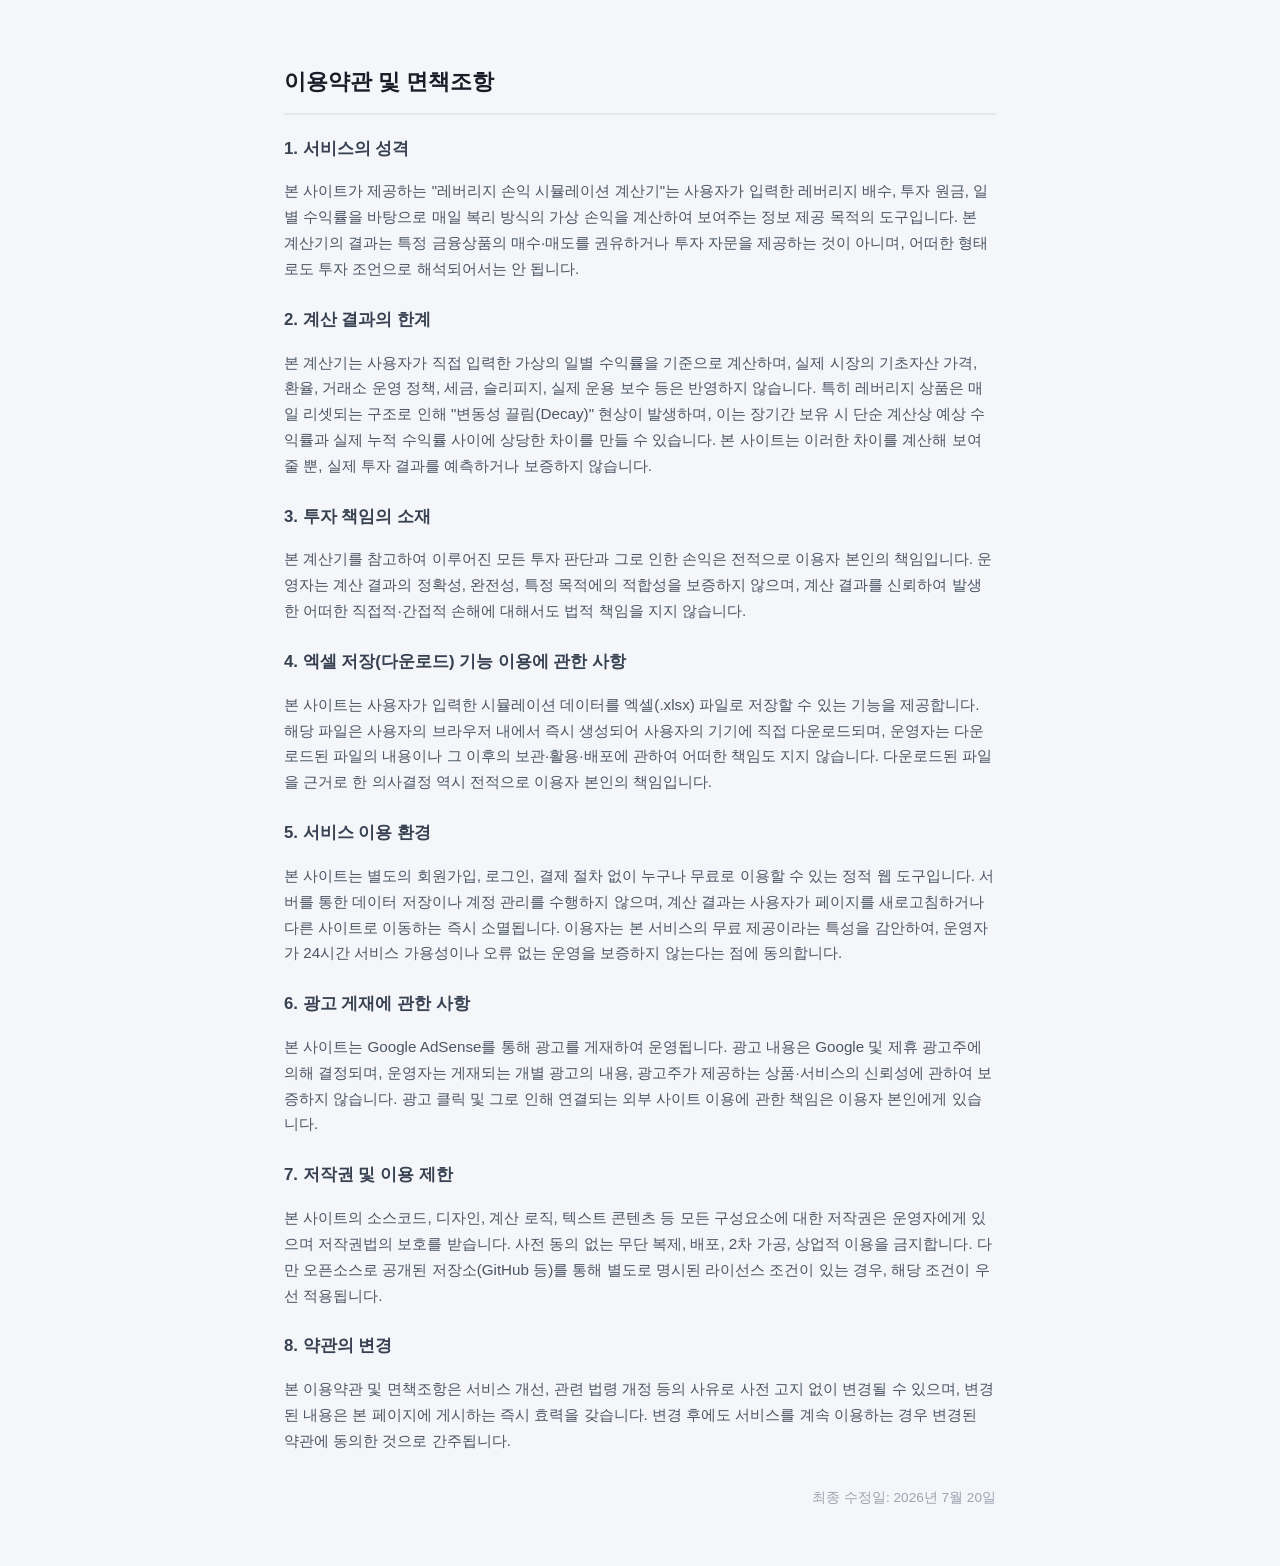
<file: pages/disclaimer.html>
<!DOCTYPE html>
<html lang="ko">
<head>
  <meta charset="UTF-8">
  <meta name="viewport" content="width=device-width, initial-scale=1.0">
  <title>이용약관 및 면책조항</title>
  <link rel="stylesheet" href="../assets/styles.css">
  <style>
    body { padding: 20px; max-width: 800px; margin: 0 auto; }
  </style>
</head>
<body>
<div class="disclaimer-page">
  <h2>이용약관 및 면책조항</h2>

  <div class="disclaimer-section">
    <h3>1. 서비스의 성격</h3>
    <p>본 사이트가 제공하는 "레버리지 손익 시뮬레이션 계산기"는 사용자가 입력한 레버리지 배수, 투자 원금, 일별 수익률을 바탕으로 매일 복리 방식의 가상 손익을 계산하여 보여주는 정보 제공 목적의 도구입니다. 본 계산기의 결과는 특정 금융상품의 매수·매도를 권유하거나 투자 자문을 제공하는 것이 아니며, 어떠한 형태로도 투자 조언으로 해석되어서는 안 됩니다.</p>
  </div>

  <div class="disclaimer-section">
    <h3>2. 계산 결과의 한계</h3>
    <p>본 계산기는 사용자가 직접 입력한 가상의 일별 수익률을 기준으로 계산하며, 실제 시장의 기초자산 가격, 환율, 거래소 운영 정책, 세금, 슬리피지, 실제 운용 보수 등은 반영하지 않습니다. 특히 레버리지 상품은 매일 리셋되는 구조로 인해 "변동성 끌림(Decay)" 현상이 발생하며, 이는 장기간 보유 시 단순 계산상 예상 수익률과 실제 누적 수익률 사이에 상당한 차이를 만들 수 있습니다. 본 사이트는 이러한 차이를 계산해 보여줄 뿐, 실제 투자 결과를 예측하거나 보증하지 않습니다.</p>
  </div>

  <div class="disclaimer-section">
    <h3>3. 투자 책임의 소재</h3>
    <p>본 계산기를 참고하여 이루어진 모든 투자 판단과 그로 인한 손익은 전적으로 이용자 본인의 책임입니다. 운영자는 계산 결과의 정확성, 완전성, 특정 목적에의 적합성을 보증하지 않으며, 계산 결과를 신뢰하여 발생한 어떠한 직접적·간접적 손해에 대해서도 법적 책임을 지지 않습니다.</p>
  </div>

  <div class="disclaimer-section">
    <h3>4. 엑셀 저장(다운로드) 기능 이용에 관한 사항</h3>
    <p>본 사이트는 사용자가 입력한 시뮬레이션 데이터를 엑셀(.xlsx) 파일로 저장할 수 있는 기능을 제공합니다. 해당 파일은 사용자의 브라우저 내에서 즉시 생성되어 사용자의 기기에 직접 다운로드되며, 운영자는 다운로드된 파일의 내용이나 그 이후의 보관·활용·배포에 관하여 어떠한 책임도 지지 않습니다. 다운로드된 파일을 근거로 한 의사결정 역시 전적으로 이용자 본인의 책임입니다.</p>
  </div>

  <div class="disclaimer-section">
    <h3>5. 서비스 이용 환경</h3>
    <p>본 사이트는 별도의 회원가입, 로그인, 결제 절차 없이 누구나 무료로 이용할 수 있는 정적 웹 도구입니다. 서버를 통한 데이터 저장이나 계정 관리를 수행하지 않으며, 계산 결과는 사용자가 페이지를 새로고침하거나 다른 사이트로 이동하는 즉시 소멸됩니다. 이용자는 본 서비스의 무료 제공이라는 특성을 감안하여, 운영자가 24시간 서비스 가용성이나 오류 없는 운영을 보증하지 않는다는 점에 동의합니다.</p>
  </div>

  <div class="disclaimer-section">
    <h3>6. 광고 게재에 관한 사항</h3>
    <p>본 사이트는 Google AdSense를 통해 광고를 게재하여 운영됩니다. 광고 내용은 Google 및 제휴 광고주에 의해 결정되며, 운영자는 게재되는 개별 광고의 내용, 광고주가 제공하는 상품·서비스의 신뢰성에 관하여 보증하지 않습니다. 광고 클릭 및 그로 인해 연결되는 외부 사이트 이용에 관한 책임은 이용자 본인에게 있습니다.</p>
  </div>

  <div class="disclaimer-section">
    <h3>7. 저작권 및 이용 제한</h3>
    <p>본 사이트의 소스코드, 디자인, 계산 로직, 텍스트 콘텐츠 등 모든 구성요소에 대한 저작권은 운영자에게 있으며 저작권법의 보호를 받습니다. 사전 동의 없는 무단 복제, 배포, 2차 가공, 상업적 이용을 금지합니다. 다만 오픈소스로 공개된 저장소(GitHub 등)를 통해 별도로 명시된 라이선스 조건이 있는 경우, 해당 조건이 우선 적용됩니다.</p>
  </div>

  <div class="disclaimer-section">
    <h3>8. 약관의 변경</h3>
    <p>본 이용약관 및 면책조항은 서비스 개선, 관련 법령 개정 등의 사유로 사전 고지 없이 변경될 수 있으며, 변경된 내용은 본 페이지에 게시하는 즉시 효력을 갖습니다. 변경 후에도 서비스를 계속 이용하는 경우 변경된 약관에 동의한 것으로 간주됩니다.</p>
  </div>

  <p class="disclaimer-updated">최종 수정일: 2026년 7월 20일</p>
</div>
</body>
</html>
</file>
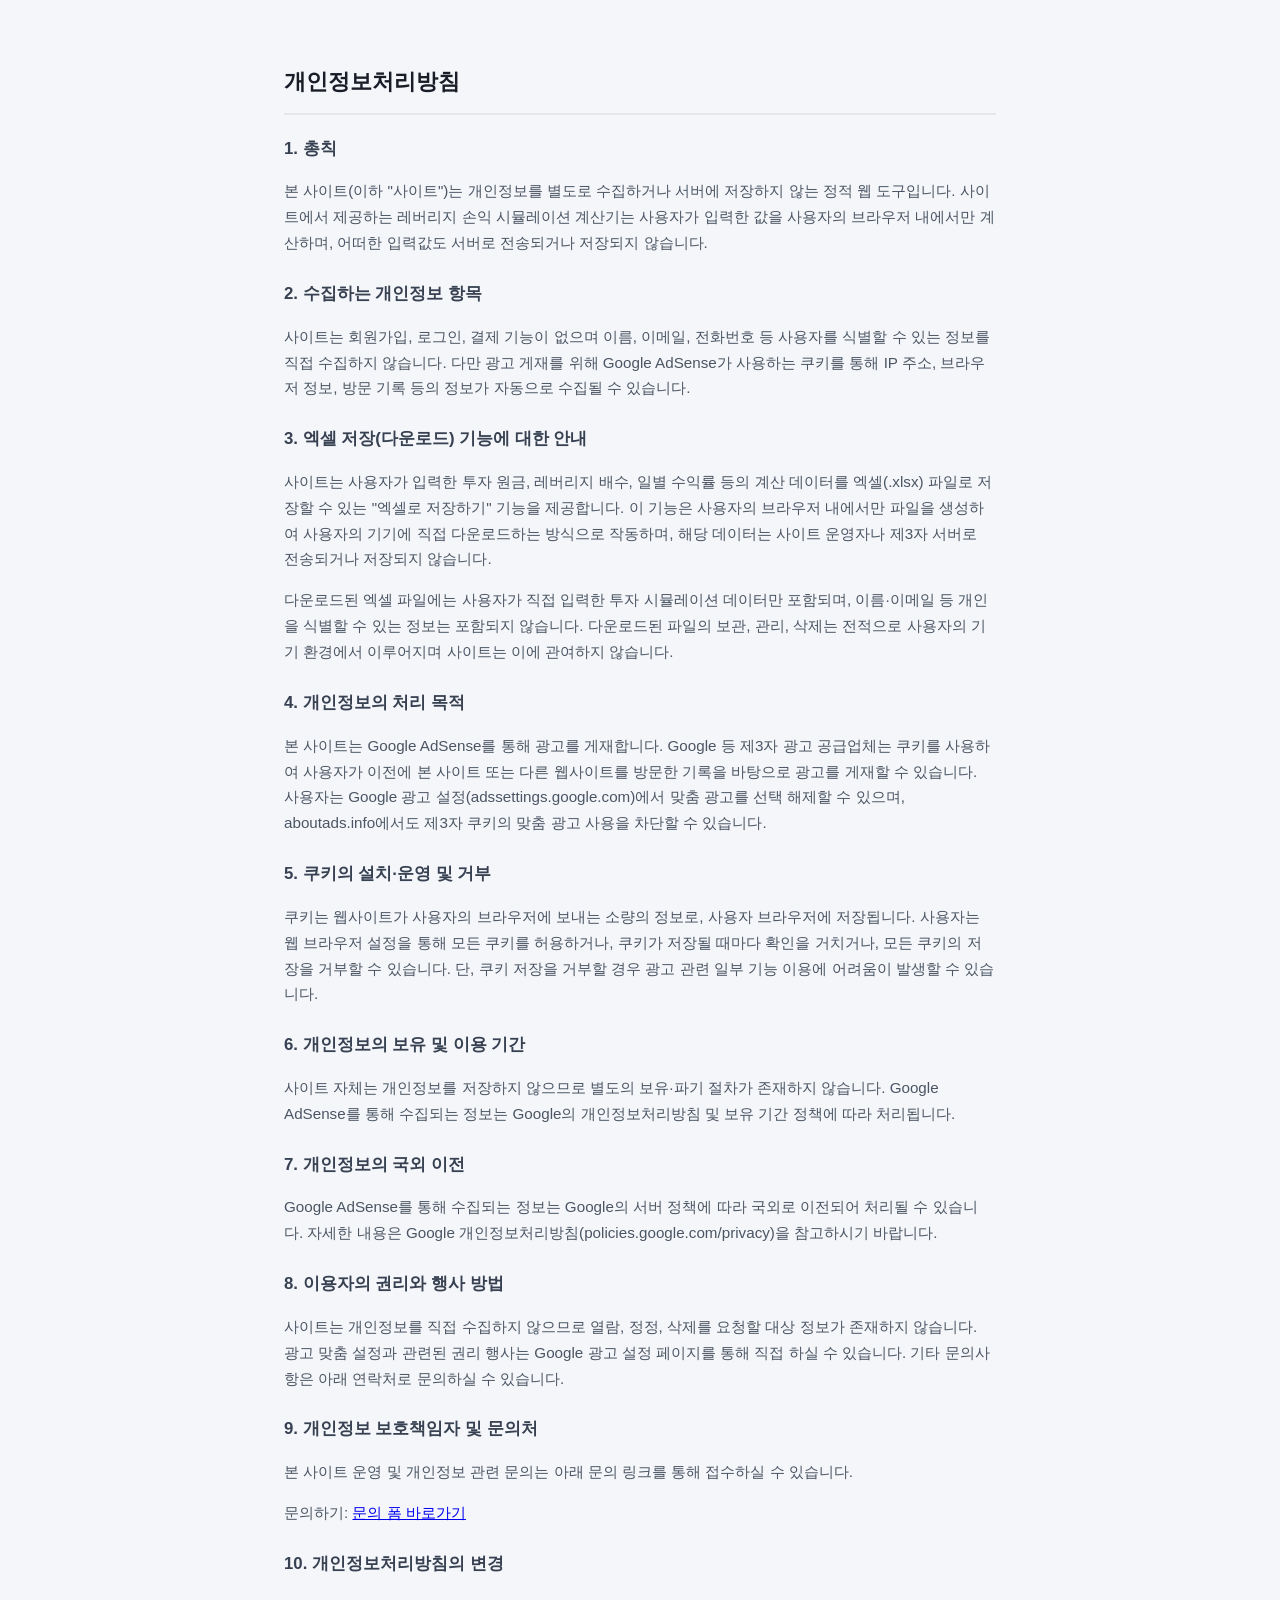
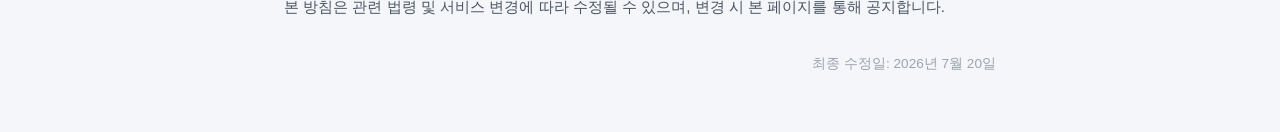
<file: pages/privacy.html>
<!DOCTYPE html>
<html lang="ko">
<head>
  <meta charset="UTF-8">
  <meta name="viewport" content="width=device-width, initial-scale=1.0">
  <title>개인정보처리방침</title>
  <link rel="stylesheet" href="../assets/styles.css">
  <style>
    body { padding: 20px; max-width: 800px; margin: 0 auto; }
  </style>
</head>
<body>
<div class="disclaimer-page">
  <h2>개인정보처리방침</h2>

  <div class="disclaimer-section">
    <h3>1. 총칙</h3>
    <p>본 사이트(이하 "사이트")는 개인정보를 별도로 수집하거나 서버에 저장하지 않는 정적 웹 도구입니다. 사이트에서 제공하는 레버리지 손익 시뮬레이션 계산기는 사용자가 입력한 값을 사용자의 브라우저 내에서만 계산하며, 어떠한 입력값도 서버로 전송되거나 저장되지 않습니다.</p>
  </div>

<div class="disclaimer-section">
  <h3>2. 수집하는 개인정보 항목</h3>
  <p>사이트는 회원가입, 로그인, 결제 기능이 없으며 이름, 이메일, 전화번호 등 사용자를 식별할 수 있는 정보를 직접 수집하지 않습니다. 다만 광고 게재를 위해 Google AdSense가 사용하는 쿠키를 통해 IP 주소, 브라우저 정보, 방문 기록 등의 정보가 자동으로 수집될 수 있습니다.</p>
</div>

<div class="disclaimer-section">
  <h3>3. 엑셀 저장(다운로드) 기능에 대한 안내</h3>
  <p>사이트는 사용자가 입력한 투자 원금, 레버리지 배수, 일별 수익률 등의 계산 데이터를 엑셀(.xlsx) 파일로 저장할 수 있는 "엑셀로 저장하기" 기능을 제공합니다. 이 기능은 사용자의 브라우저 내에서만 파일을 생성하여 사용자의 기기에 직접 다운로드하는 방식으로 작동하며, 해당 데이터는 사이트 운영자나 제3자 서버로 전송되거나 저장되지 않습니다.</p>
  <p>다운로드된 엑셀 파일에는 사용자가 직접 입력한 투자 시뮬레이션 데이터만 포함되며, 이름·이메일 등 개인을 식별할 수 있는 정보는 포함되지 않습니다. 다운로드된 파일의 보관, 관리, 삭제는 전적으로 사용자의 기기 환경에서 이루어지며 사이트는 이에 관여하지 않습니다.</p>
</div>

<div class="disclaimer-section">
  <h3>4. 개인정보의 처리 목적</h3>
    <p>본 사이트는 Google AdSense를 통해 광고를 게재합니다. Google 등 제3자 광고 공급업체는 쿠키를 사용하여 사용자가 이전에 본 사이트 또는 다른 웹사이트를 방문한 기록을 바탕으로 광고를 게재할 수 있습니다. 사용자는 Google 광고 설정(adssettings.google.com)에서 맞춤 광고를 선택 해제할 수 있으며, aboutads.info에서도 제3자 쿠키의 맞춤 광고 사용을 차단할 수 있습니다.</p>
  </div>

  <div class="disclaimer-section">
    <h3>5. 쿠키의 설치·운영 및 거부</h3>
    <p>쿠키는 웹사이트가 사용자의 브라우저에 보내는 소량의 정보로, 사용자 브라우저에 저장됩니다. 사용자는 웹 브라우저 설정을 통해 모든 쿠키를 허용하거나, 쿠키가 저장될 때마다 확인을 거치거나, 모든 쿠키의 저장을 거부할 수 있습니다. 단, 쿠키 저장을 거부할 경우 광고 관련 일부 기능 이용에 어려움이 발생할 수 있습니다.</p>
  </div>

  <div class="disclaimer-section">
    <h3>6. 개인정보의 보유 및 이용 기간</h3>
    <p>사이트 자체는 개인정보를 저장하지 않으므로 별도의 보유·파기 절차가 존재하지 않습니다. Google AdSense를 통해 수집되는 정보는 Google의 개인정보처리방침 및 보유 기간 정책에 따라 처리됩니다.</p>
  </div>

  <div class="disclaimer-section">
    <h3>7. 개인정보의 국외 이전</h3>
    <p>Google AdSense를 통해 수집되는 정보는 Google의 서버 정책에 따라 국외로 이전되어 처리될 수 있습니다. 자세한 내용은 Google 개인정보처리방침(policies.google.com/privacy)을 참고하시기 바랍니다.</p>
  </div>

  <div class="disclaimer-section">
    <h3>8. 이용자의 권리와 행사 방법</h3>
    <p>사이트는 개인정보를 직접 수집하지 않으므로 열람, 정정, 삭제를 요청할 대상 정보가 존재하지 않습니다. 광고 맞춤 설정과 관련된 권리 행사는 Google 광고 설정 페이지를 통해 직접 하실 수 있습니다. 기타 문의사항은 아래 연락처로 문의하실 수 있습니다.</p>
  </div>

  <div class="disclaimer-section">
    <h3>9. 개인정보 보호책임자 및 문의처</h3>
    <p>본 사이트 운영 및 개인정보 관련 문의는 아래 문의 링크를 통해 접수하실 수 있습니다.</p>
    <p>문의하기: <a href="https://forms.gle/1ABU2f3Tdb11Tevn8" target="_blank" rel="noopener">문의 폼 바로가기</a></p>
  </div>

  <div class="disclaimer-section">
    <h3>10. 개인정보처리방침의 변경</h3>
    <p>본 방침은 관련 법령 및 서비스 변경에 따라 수정될 수 있으며, 변경 시 본 페이지를 통해 공지합니다.</p>
  </div>

  <p class="disclaimer-updated">최종 수정일: 2026년 7월 20일</p>
</div>
</body>
</html>
</file>
<file: assets/styles.css>
* { box-sizing: border-box; }

  :root {
    --bg: #0f1117;
    --card-bg: #1a1d27;
    --text: #eee;
    --subtext: #999;
    --border: #333;
    --input-bg: #0f1117;
    --th-bg: #20242f;
    --note-bg: #12141c;
    --accent: #4fc3f7;
    --accent-text: #000;
    --pos: #4caf50;
    --neg: #f44336;
    --decay-bg: #2a1b1b;
    --decay-border: #ff7043;
    --del-bg: #3a1b1b;
    --del-text: #ef9a9a;
    --add-bg: #2e3a44;
  }

  @media (prefers-color-scheme: light) {
    :root {
      --bg: #f4f6fa;
      --card-bg: #ffffff;
      --text: #1a1d27;
      --subtext: #666;
      --border: #d8dce3;
      --input-bg: #ffffff;
      --th-bg: #eef2f7;
      --note-bg: #eef2f7;
      --accent: #0288d1;
      --accent-text: #fff;
      --pos: #2e7d32;
      --neg: #c62828;
      --decay-bg: #fdecea;
      --decay-border: #e64a19;
      --del-bg: #fdecea;
      --del-text: #c62828;
      --add-bg: #e3f2fd;
    }
  }

  body {
    font-family: -apple-system, BlinkMacSystemFont, 'Malgun Gothic', sans-serif;
    background:var(--bg);
    color:var(--text);
    padding:16px;
    max-width:900px;
    margin:auto;
    font-size:15px;
    transition: background 0.2s, color 0.2s;
  }
  h1 { color:var(--accent); font-size:20px; margin-bottom:4px;}
  h3 { color:var(--accent); font-size:16px; margin-top:20px;}
  .subtitle { color:var(--subtext); font-size:13px; margin-bottom:16px; }
  .card { background:var(--card-bg); padding:18px; border-radius:14px; margin-bottom:16px; box-shadow:0 4px 12px rgba(0,0,0,0.15);}
  .section-header { display:flex; justify-content:space-between; align-items:center; flex-wrap:wrap; gap:8px;}
  label { display:block; margin-top:12px; font-size:13.5px; color:var(--subtext);}
  input, select {
    padding:10px; border-radius:8px; border:1px solid var(--border);
    background:var(--input-bg); color:var(--text); font-size:15px; -webkit-appearance:none;
  }
  .grid2 { display:grid; grid-template-columns:1fr 1fr; gap:10px; }
  .leverage-row { display:flex; gap:8px; flex-wrap:wrap; }
  .leverage-row > div { flex:1; min-width:130px; }
  .leverage-row input, .leverage-row select { width:100%; }
  .grid2 input { width:100%; }

  .day-table-wrap { overflow-x:auto; -webkit-overflow-scrolling:touch; margin-top:14px; }
.table-scroll-container {
  position: relative;
}

.table-scroll-container::before,
.table-scroll-container::after {
  content: '';
  position: absolute;
  top: 0;
  bottom: 0;
  width: 20px;
  pointer-events: none;
  z-index: 2;
  opacity: 0;
  transition: opacity 0.2s;
}

.table-scroll-container::before {
  left: 0;
  background: linear-gradient(to right, var(--card-bg), transparent);
}

.table-scroll-container::after {
  right: 0;
  background: linear-gradient(to left, var(--card-bg), transparent);
}

.table-scroll-container.scrolled-left::before {
  opacity: 1;
}

.table-scroll-container.scrolled-right::after {
  opacity: 1;
}
  .simulation-area {
    display: flex;
    flex-direction: column;
    gap: 16px;
    margin-top: 14px;
  }
  .summary-box-small {
    align-self: flex-end;
    width: 100%;
    max-width: 320px;
    border: 1px solid var(--border);
    border-radius: 8px;
    padding: 12px 16px;
    background: var(--th-bg);
  }
  .summary-box-small h4 { margin: 0 0 10px 0; font-size: 14px; color: var(--accent); }
  .summary-box-small table { width: 100%; font-size: 12.5px; border-collapse: collapse; }
  .summary-box-small table td { padding: 5px 0; border: none; text-align: left; }
  .summary-box-small table td:last-child { text-align: right; font-weight: bold; color: var(--text); }
  .summary-box-small table td:first-child { color: var(--subtext); }

  .summary-table-grid { width: 100%; font-size: 13px; border-collapse: collapse; }
  .summary-table-grid td { padding: 6px 4px; border: none; text-align: left; }
  .summary-table-grid td:nth-child(odd) { color: var(--subtext); width: 22%; }
  .summary-table-grid td:nth-child(even) { font-weight: bold; color: var(--text); width: 28%; }

  .summary-box-large {
    border: 1px solid var(--border);
    border-radius: 8px;
    padding: 12px 16px;
    background: var(--th-bg);
    margin-bottom: 16px;
  }
  .summary-box-large table { width: 100%; font-size: 13px; border-collapse: collapse; }
  .summary-box-large table td { padding: 6px 4px; border: none; text-align: left; }
  .summary-box-large table td:nth-child(odd) { color: var(--subtext); width: 18%; }
  .summary-box-large table td:nth-child(even) { font-weight: bold; color: var(--text); width: 32%; }
  .summary-box-large .total-pnl { font-size: 1.1em; }

  @media (max-width: 600px) {
    .summary-box-large table td:nth-child(odd) { width: 30%; }
    .summary-box-large table td:nth-child(even) { width: 70%; }
  }

  .day-table { width:100%; border-collapse:collapse; min-width:560px; }
  .day-table th, .day-table td { border:1px solid var(--border); padding:8px; text-align:center; font-size:13px; }
  .day-table th { background:var(--th-bg); }
  .day-table input.dayReturnInput {
    width:90px; text-align:right; padding:6px; font-size:13px; margin:0; -webkit-appearance: textfield;
  }
  /* loss_recovery_sim.js 에서 사용하는 클래스 */
  .day-table .buy-marker { background-color: var(--th-bg); }

  .day-table .val-pos { color:var(--pos); font-weight:bold; }
  .day-table .val-neg { color:var(--neg); font-weight:bold; }
  .day-table select { width: 100%; padding: 6px; font-size: 13px; }
  .day-table select {
    -webkit-appearance: none;
    -moz-appearance: none;
    appearance: none;
    background-image: url("data:image/svg+xml,%3csvg xmlns='http://www.w3.org/2000/svg' fill='none' viewBox='0 0 20 20'%3e%3cpath stroke='%236b7280' stroke-linecap='round' stroke-linejoin='round' stroke-width='1.5' d='M6 8l4 4 4-4'/%3e%3c/svg%3e");
    background-position: right 0.5rem center;
    background-repeat: no-repeat;
    background-size: 1.2em;
    padding-right: 2rem;
  }
  .day-table input:disabled { background: var(--th-bg); opacity: 0.7; }
  .leverage-price-cell { font-weight: bold; }
  .placeholder-cell {
    border: none !important;
    background: var(--card-bg) !important;
  }


  .del-btn {
    background:var(--del-bg); color:var(--del-text); border:none; border-radius:6px;
    padding:6px 10px; font-size:12px; cursor:pointer;
  }

  button.calc-btn {
    margin-top:14px; padding:14px; background:var(--accent); color:var(--accent-text); border:none; border-radius:10px;
    font-weight:bold; cursor:pointer; font-size:15px; width:100%;
  }
  button.add-btn {
    margin-top:12px; padding:12px; background:var(--add-bg); color:var(--accent); border:1px dashed var(--accent);
    border-radius:10px; font-weight:bold; cursor:pointer; font-size:14px; width:100%;
  }
  button.reset-btn {
    padding:8px 14px; background:transparent; color:var(--neg); border:1px solid var(--neg);
    border-radius:8px; font-weight:bold; cursor:pointer; font-size:13px;
  }
  button.excel-btn {
    margin-top:10px; padding:14px; background:#2e7d32; color:#fff; border:none; border-radius:10px;
    font-weight:bold; cursor:pointer; font-size:15px; width:100%;
  }
  button:active { opacity:0.8; }

  .result { font-size:14.5px; margin-top:8px; line-height:1.6;}
  .pos { color:var(--pos); font-weight:bold;}
  .neg { color:var(--neg); font-weight:bold;}
  .note { font-size:12px; color:var(--subtext); margin-top:14px; line-height:1.8; background:var(--note-bg); padding:12px; border-radius:8px; border-left:3px solid var(--accent);}
  .formula { font-family:'Consolas', monospace; color:#e6a817; background:rgba(0,0,0,0.08); padding:2px 5px; border-radius:4px; word-break:break-all; font-size:11.5px;}
  .decay-box { background:var(--decay-bg); border-left:3px solid var(--decay-border); padding:14px; margin-top:14px; border-radius:8px; }
  .summary-table { width:100%; border-collapse:collapse; margin-top:14px; }
  .summary-table th, .summary-table td { border:1px solid var(--border); padding:8px 10px; text-align:right; font-size:13px;}
  .summary-table th { background:var(--th-bg); text-align:center;}
  .summary-table td:first-child, .summary-table th:first-child { text-align:left; }
  .ad-slot {
    width: 100%;
    min-height: 100px;
    display: flex;
    align-items: center;
    justify-content: center;
    background: var(--th-bg);
    color: var(--subtext);
    font-size: 14px;
    border-radius: 14px;
  }
  .ad-slot.top-ad {
    margin-bottom: 16px;
  }
  .api-note { font-size:12px; color:var(--subtext); }

  @media (max-width: 480px) {
    body { padding:10px; font-size:14px; }
    h1 { font-size:17px; }
    .card { padding:14px; border-radius:10px; }
    .grid2 { grid-template-columns:1fr; }
    .day-table th, .day-table td { font-size:11.5px; padding:6px; }
    .summary-box-small { max-width: 100%; }
    .day-table input.dayReturnInput { width:70px; font-size:12px; }
  }

/* ===== 탭 바 스타일 ===== */
.tab-bar { display:flex; gap:8px; margin-bottom:16px; overflow-x:auto; -webkit-overflow-scrolling:touch; }
.tab-btn { padding:10px 16px; border:1px solid var(--border); background:var(--card-bg); color:var(--subtext); border-radius:10px 10px 0 0; font-weight:bold; font-size:14px; cursor:pointer; white-space:nowrap; transition: background 0.15s, color 0.15s; }
.tab-btn.active { background:var(--accent); color:var(--accent-text); border-color:var(--accent); }
.tab-btn:hover:not(.active) { background:var(--th-bg); }

/* ===== 면책조항 탭 스타일 ===== */
.disclaimer-page {
  max-width: 800px;
  margin: 0 auto;
  padding: 24px;
  line-height: 1.7;
}

.disclaimer-page h2 {
  font-size: 1.4rem;
  margin-bottom: 20px;
  border-bottom: 2px solid #e5e7eb;
  padding-bottom: 12px;
}

.disclaimer-section {
  margin-bottom: 24px;
}

.disclaimer-section h3 {
  font-size: 1.05rem;
  margin-bottom: 8px;
  color: #374151;
}

.disclaimer-section p {
  font-size: 0.95rem;
  color: #4b5563;
}

.disclaimer-updated {
  font-size: 0.85rem;
  color: #9ca3af;
  text-align: right;
  margin-top: 32px;
}

/* ===== 시뮬레이션 리포트 스타일 ===== */
.section-header-actions {
  display: flex;
  gap: 8px;
  flex-wrap: wrap;
}
.section-header-actions button {
  margin-top: 0;
  width: auto;
}
.section-header-actions button.add-btn {
  padding: 8px 14px;
  font-size: 13px;
}
.section-header-actions button.excel-btn {
  padding: 8px 14px;
  font-size: 13px;
  width: auto;
}

.report-box {
  margin-top: 14px;
}

.report-empty {
  font-size: 13.5px;
  color: var(--subtext);
  text-align: center;
  padding: 20px 10px;
}

.report-summary h4 {
  color: var(--accent);
  font-size: 15px;
  margin-bottom: 12px;
}

.report-subtitle {
  font-size: 13px;
  color: var(--subtext);
  margin: 20px 0 8px 0;
  border-bottom: 1px solid var(--border);
  padding-bottom: 4px;
}
.report-table {
  width: 100%;
  border-collapse: collapse;
  margin-bottom: 16px;
}
.report-table td {
  border: 1px solid var(--border);
  padding: 8px 10px;
  font-size: 13px;
}
.report-table td:first-child {
  color: var(--subtext);
  width: 55%;
}
.report-table td:last-child {
  text-align: right;
  font-weight: bold;
}
.report-table .val-pos { color: var(--pos); }
.report-table .val-neg { color: var(--neg); }

.report-narrative {
  background: var(--decay-bg);
  border-left: 3px solid var(--decay-border);
  padding: 14px;
  border-radius: 8px;
}
.report-narrative p {
  font-size: 13.5px;
  line-height: 1.7;
  color: var(--text);
  margin-bottom: 10px;
}
.report-narrative p:last-child {
  margin-bottom: 0;
}

@media (max-width: 480px) {
  .report-table td { font-size: 12px; padding: 6px 8px; }
  .report-narrative p { font-size: 12.5px; }
}
</file>
